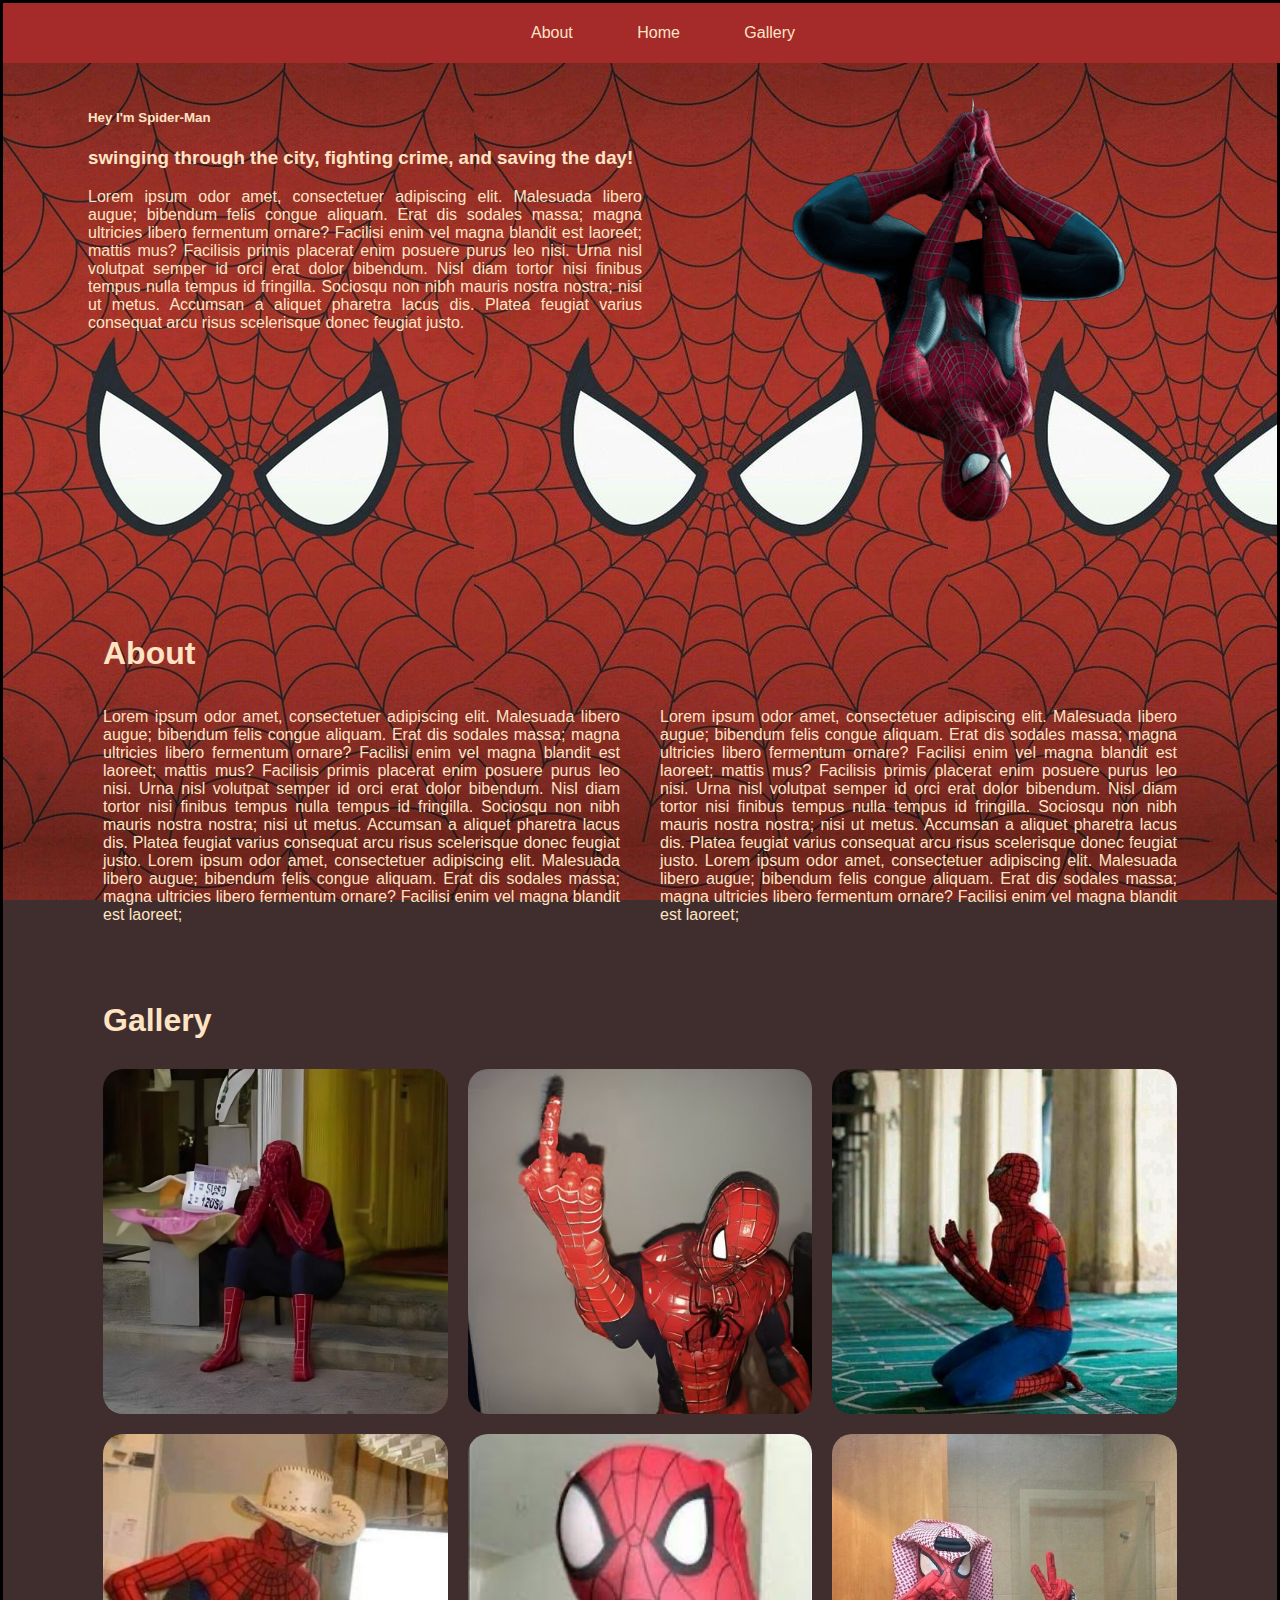
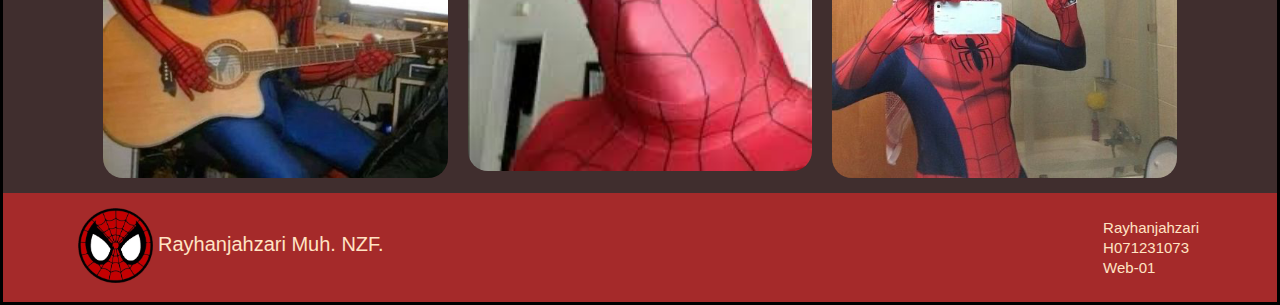
<file: WEB2/index.html>
<!DOCTYPE html>
<html>
  <head>
    <meta charset="UTF-8" />
    <title>praktikum 2</title>
    <link rel="stylesheet" href="style.css" />
  </head>
  <body background="../WEB2/bg.png">
    <nav class="navbar">
      <ul class="nav-item">
        <a href="#about">About</a>
        <a href="#">Home</a>
        <a href="#gallery">Gallery</a>
      </ul>
    </nav>

    <div class="header">
      <div class="left-header">
        <h5>Hey I'm Spider-Man</h5>
        <h3>swinging through the city, fighting crime, and saving the day!</h3>
        <p>
          Lorem ipsum odor amet, consectetuer adipiscing elit. Malesuada libero
          augue; bibendum felis congue aliquam. Erat dis sodales massa; magna
          ultricies libero fermentum ornare? Facilisi enim vel magna blandit est
          laoreet; mattis mus? Facilisis primis placerat enim posuere purus leo
          nisi. Urna nisl volutpat semper id orci erat dolor bibendum. Nisl diam
          tortor nisi finibus tempus nulla tempus id fringilla. Sociosqu non
          nibh mauris nostra nostra; nisi ut metus. Accumsan a aliquet pharetra
          lacus dis. Platea feugiat varius consequat arcu risus scelerisque
          donec feugiat justo.
        </p>
      </div>
      <div class="right-header">
        <img src="../WEB2/photo.png" />
      </div>
    </div>

    <h4 id="about">About</h4>
    <div class="about">
      <div class="about-content">
        <p>
          Lorem ipsum odor amet, consectetuer adipiscing elit. Malesuada libero
          augue; bibendum felis congue aliquam. Erat dis sodales massa; magna
          ultricies libero fermentum ornare? Facilisi enim vel magna blandit est
          laoreet; mattis mus? Facilisis primis placerat enim posuere purus leo
          nisi. Urna nisl volutpat semper id orci erat dolor bibendum. Nisl diam
          tortor nisi finibus tempus nulla tempus id fringilla. Sociosqu non
          nibh mauris nostra nostra; nisi ut metus. Accumsan a aliquet pharetra
          lacus dis. Platea feugiat varius consequat arcu risus scelerisque
          donec feugiat justo. Lorem ipsum odor amet, consectetuer adipiscing
          elit. Malesuada libero augue; bibendum felis congue aliquam. Erat dis
          sodales massa; magna ultricies libero fermentum ornare? Facilisi enim
          vel magna blandit est laoreet;
        </p>
      </div>
      <div class="about-content">
        <p>
          Lorem ipsum odor amet, consectetuer adipiscing elit. Malesuada libero
          augue; bibendum felis congue aliquam. Erat dis sodales massa; magna
          ultricies libero fermentum ornare? Facilisi enim vel magna blandit est
          laoreet; mattis mus? Facilisis primis placerat enim posuere purus leo
          nisi. Urna nisl volutpat semper id orci erat dolor bibendum. Nisl diam
          tortor nisi finibus tempus nulla tempus id fringilla. Sociosqu non
          nibh mauris nostra nostra; nisi ut metus. Accumsan a aliquet pharetra
          lacus dis. Platea feugiat varius consequat arcu risus scelerisque
          donec feugiat justo. Lorem ipsum odor amet, consectetuer adipiscing
          elit. Malesuada libero augue; bibendum felis congue aliquam. Erat dis
          sodales massa; magna ultricies libero fermentum ornare? Facilisi enim
          vel magna blandit est laoreet;
        </p>
      </div>
    </div>

    <h4 id="gallery">Gallery</h4>
    <div class="gallery">
      <div class="gallery-grid">
        <img class="image" src="../WEB2/img1.png" />
        <img class="image" src="../WEB2/img2.png" />
        <img class="image" src="../WEB2/img3.png" />
        <img class="image" src="../WEB2/img4.png" />
        <img class="image" src="../WEB2/img5.png" />
        <img class="image" src="../WEB2/img6.png" />
      </div>
    </div>

    <footer class="footer">
      <div class="footer-left">
        <div class="logo">
          <img src="../WEB2/logo.png" />
        </div>
        <div class="name">
          <p>Rayhanjahzari Muh. NZF.</p>
        </div>
      </div>
      <div class="footer-right">
        <ul>
          <p>Rayhanjahzari</p>
          <p>H071231073</p>
          <p>Web-01</p>
        </ul>
      </div>
    </footer>
  </body>
</html>
</file>
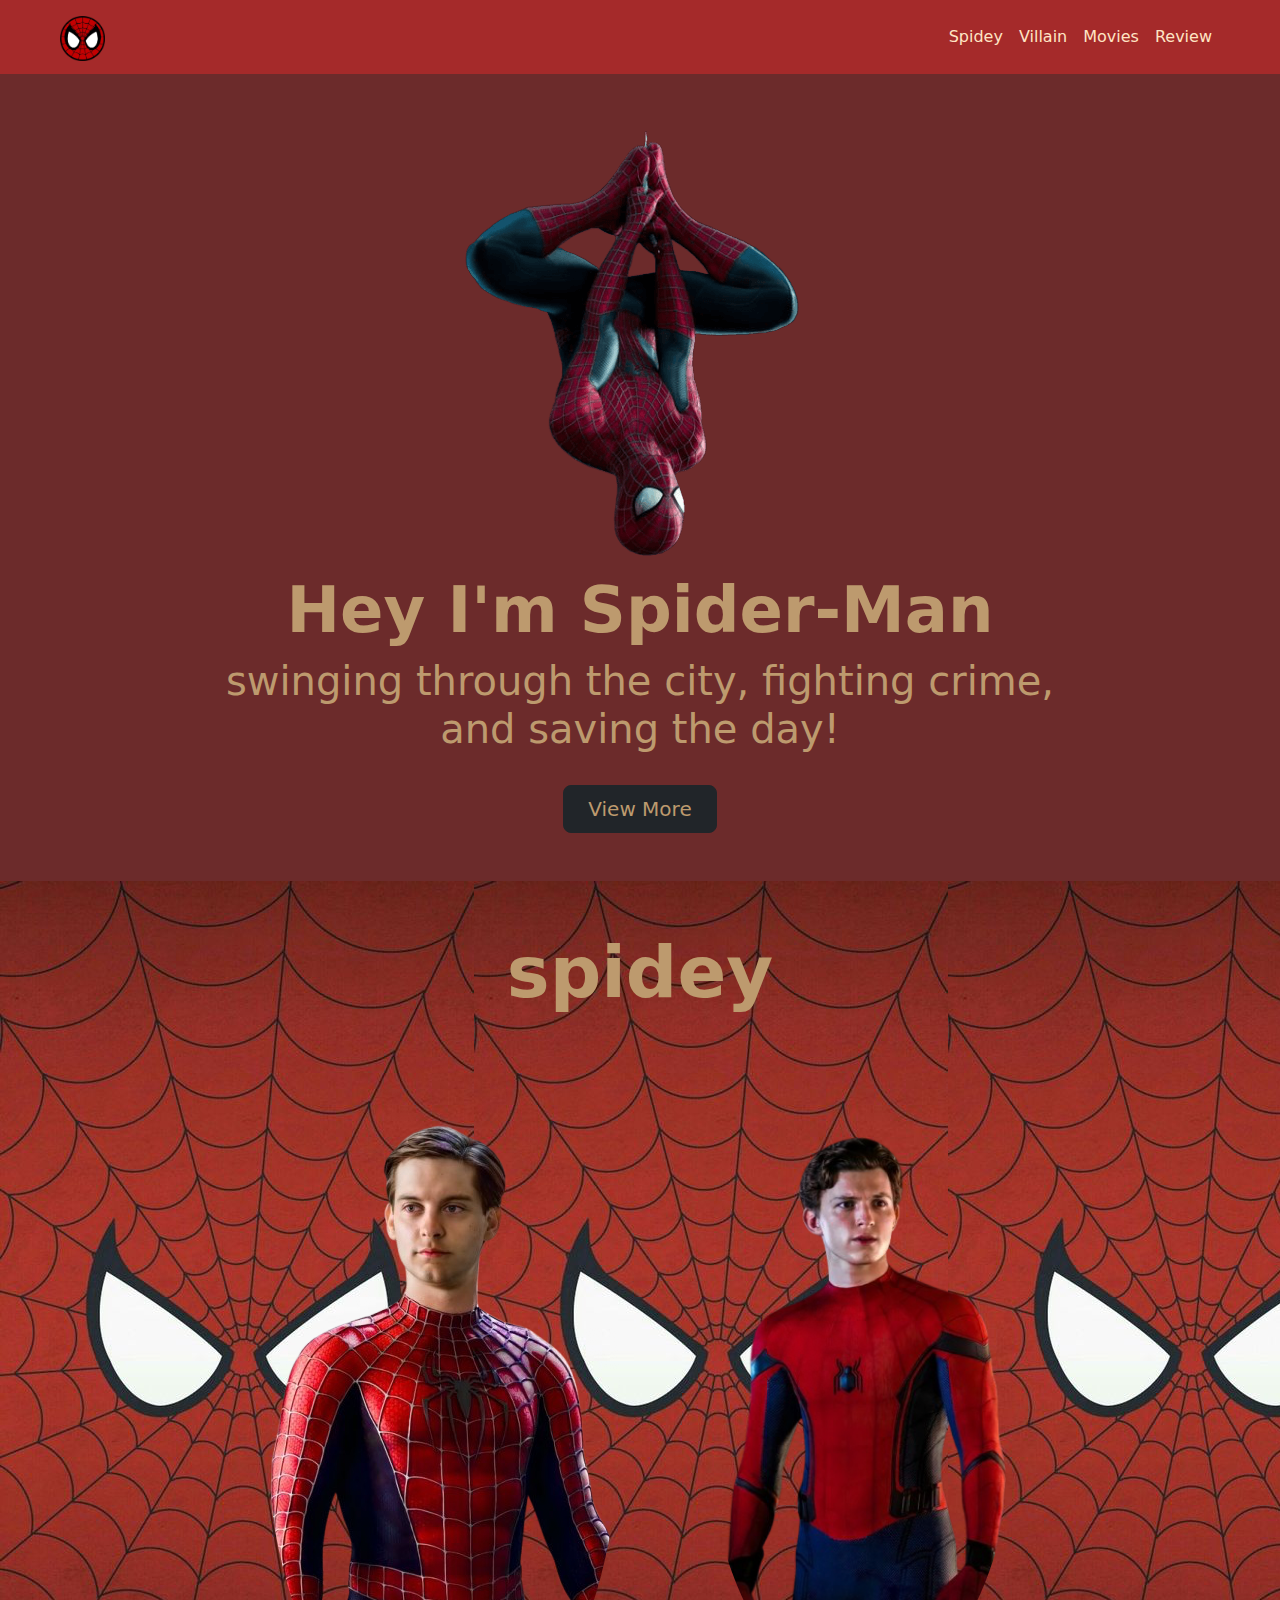
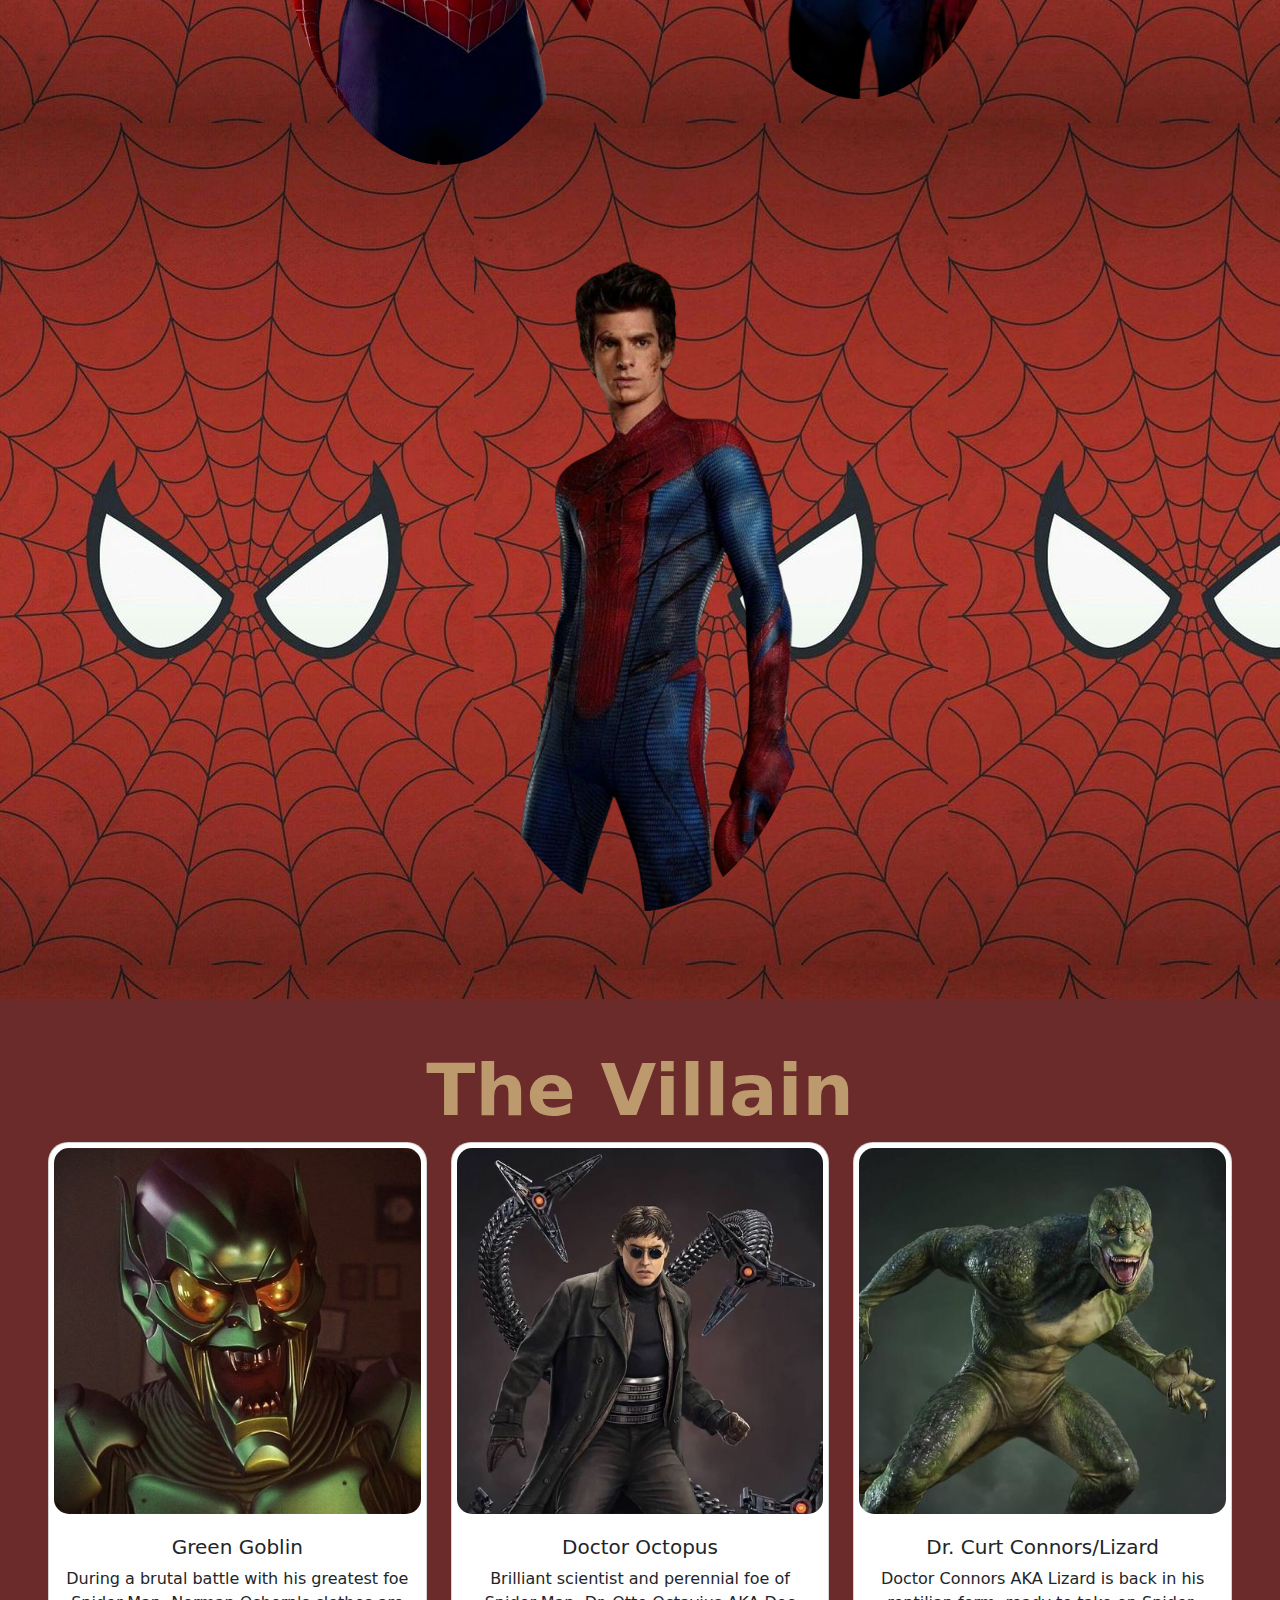
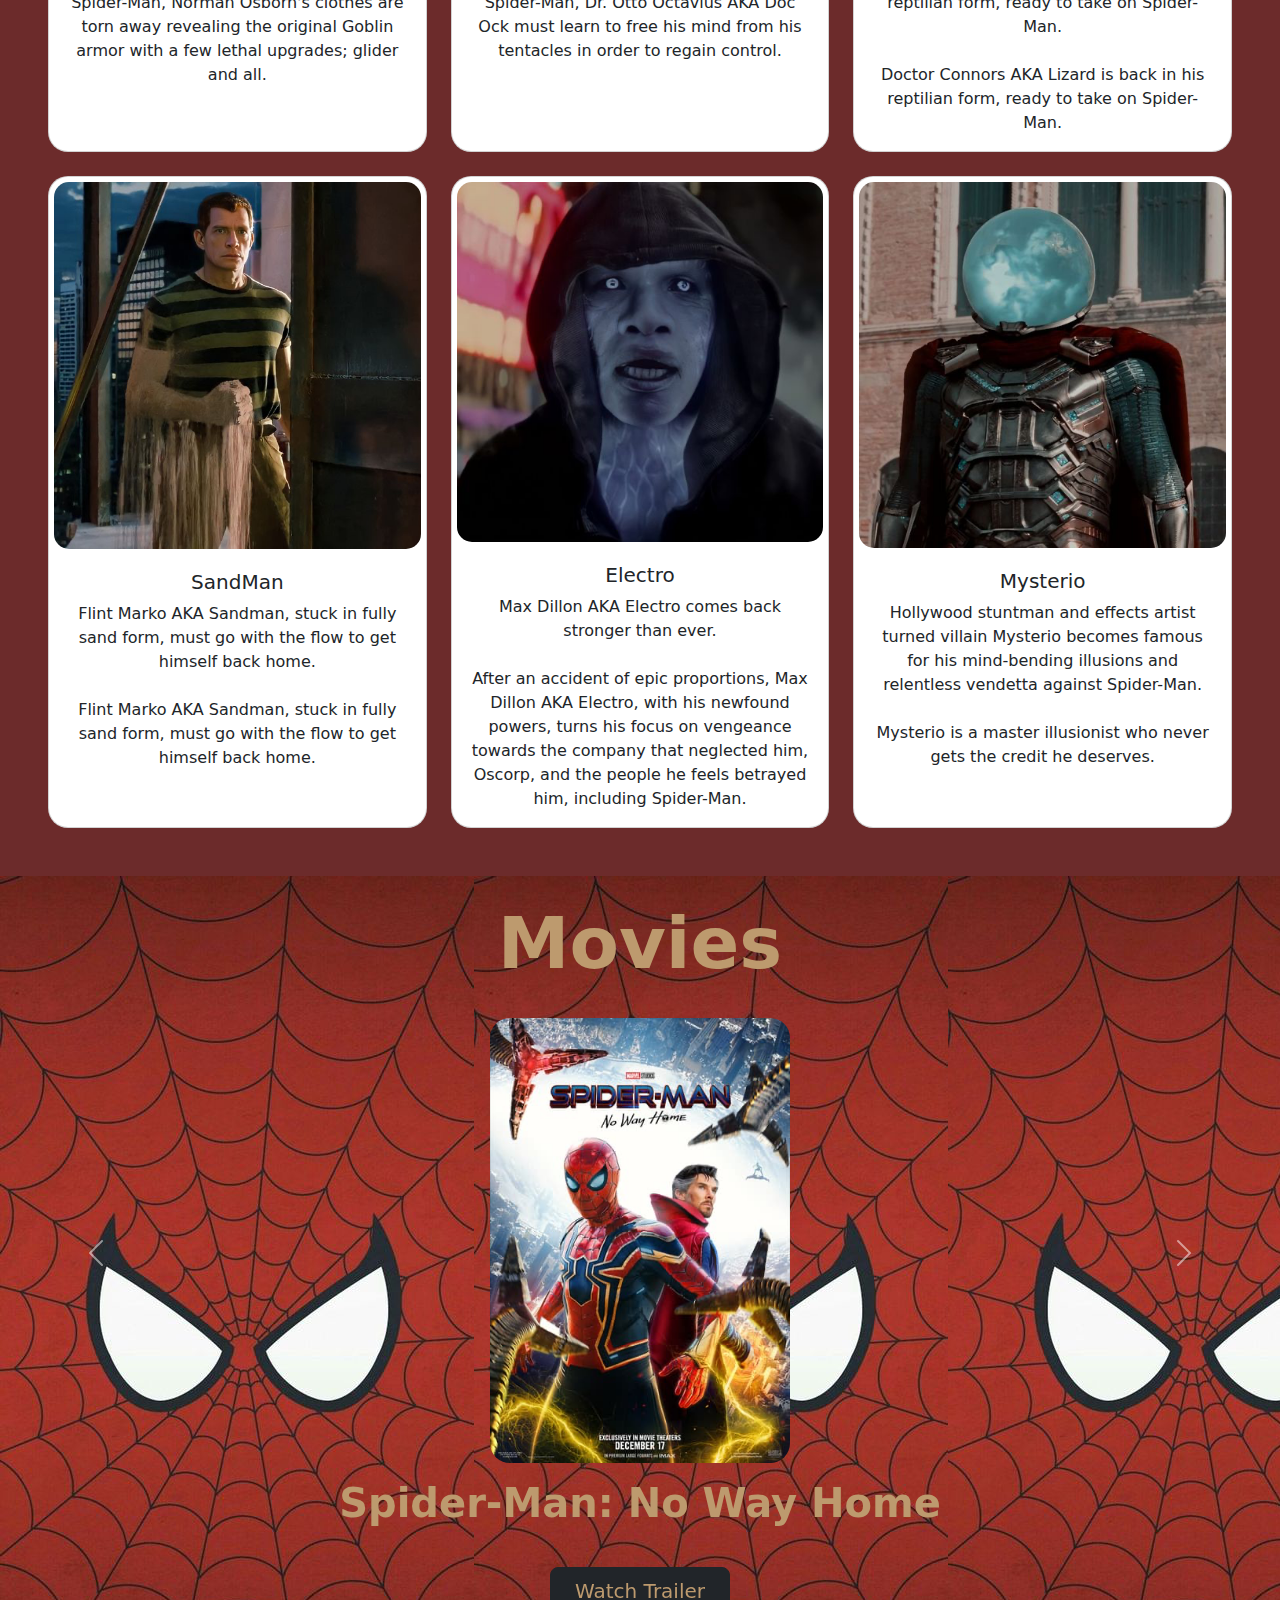
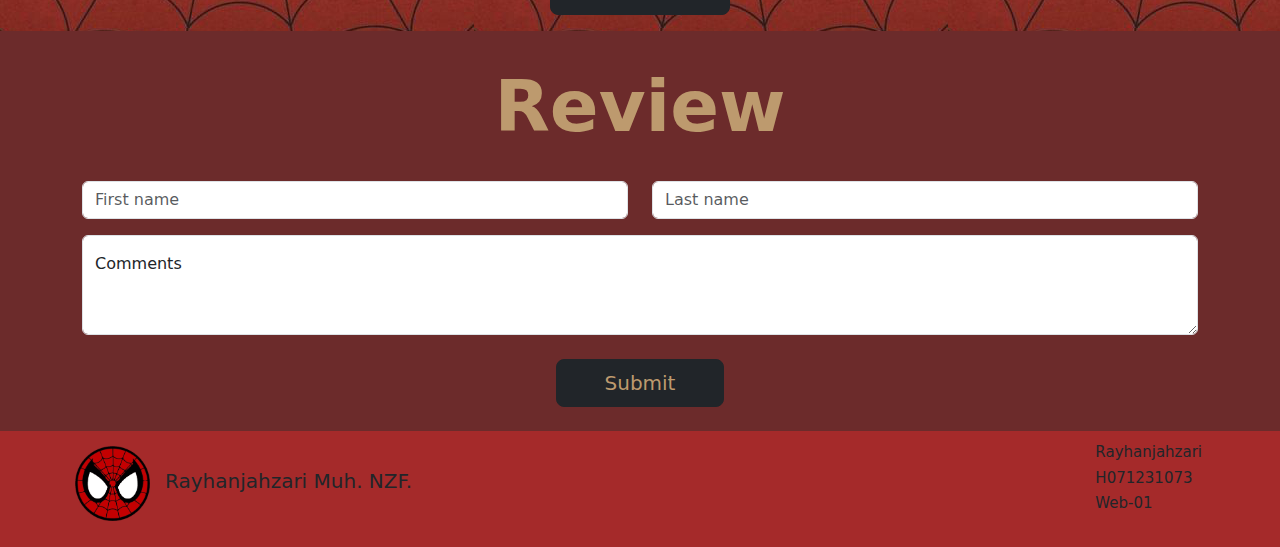
<file: WEB3/index.html>
<!DOCTYPE html>
<html>
  <head>
    <meta charset="UTF-8" />
    <title>rayy</title>
    <link
      href="https://cdn.jsdelivr.net/npm/bootstrap@5.3.3/dist/css/bootstrap.min.css"
      rel="stylesheet"
      integrity="sha384-QWTKZyjpPEjISv5WaRU9OFeRpok6YctnYmDr5pNlyT2bRjXh0JMhjY6hW+ALEwIH"
      crossorigin="anonymous"
    />
    <link rel="stylesheet" href="style.css" />
  </head>
  <body background="./bg.png">
    <!-- navbar -->
    <nav class="navbar navbar-expand-lg sticky-top">
      <div class="container-fluid ms-5">
        <a class="navbar-brand" href="#">
          <img
            src="./logo.png"
            alt="Logo"
            width="45"
            height="45"
            class="d-inline-block align-text-top"
          />
        </a>
        <button
          class="navbar-toggler"
          type="button"
          data-bs-toggle="collapse"
          data-bs-target="#navbarSupportedContent"
          aria-controls="navbarSupportedContent"
          aria-expanded="false"
          aria-label="Toggle navigation"
        >
          <span class="navbar-toggler-icon"></span>
        </button>
        <div class="collapse navbar-collapse" id="navbarSupportedContent">
          <ul class="navbar-nav ms-auto mb-2 mb-lg-0 px-5">
            <li class="nav-item">
              <a class="nav-link" href="#spidey">Spidey</a>
            </li>
            <li class="nav-item">
              <a class="nav-link" href="#villain">Villain</a>
            </li>
            <li class="nav-item">
              <a class="nav-link" href="#movie">Movies</a>
            </li>
            <li class="nav-item">
              <a class="nav-link" href="#review">Review </a>
            </li>
          </ul>
        </div>
      </div>
    </nav>

    <!-- hero -->
    <section id="hero" class="p-5 text-center">
      <div class="container-fluid">
        <div>
          <img src="./photo.png" />
          <div>
            <h1 class="fw-bold display-3">Hey I'm Spider-Man</h1>
            <h3 class="lead display-6 pb-4">
              swinging through the city, fighting crime,<br />and saving the
              day!
            </h3>
            <button class="btn btn-dark btn-lg px-4">
              <a href="#spidey">View More</a>
            </button>
          </div>
        </div>
      </div>
    </section>

    <!-- spidey-->
    <section id="spidey" class="p-5 text-center">
      <div class="container">
        <h1 class="fw-bold display-2">spidey</h1>
        <div class="row">
          <div class="col-md">
            <img src="./spidey1.png" />
            <img src="./spidey3.png" height="650px" />
            <img src="./spidey2.png" />
          </div>
        </div>
      </div>
    </section>

    <!-- villain -->
    <section id="villain" class="p-5 text-center">
      <h1 class="fw-bold display-2">The Villain</h1>
      <div id="villain-grid" class="row p-5row-cols-1 row-cols-md-3 g-4">
        <div class="col">
          <div class="card h-100">
            <img src="./villain1.png" class="card-img-top" />
            <div class="card-body">
              <h5 class="card-title">Green Goblin</h5>
              <p class="card-text">
                During a brutal battle with his greatest foe Spider-Man, Norman
                Osborn's clothes are torn away revealing the original Goblin
                armor with a few lethal upgrades; glider and all.
              </p>
            </div>
          </div>
        </div>
        <div class="col">
          <div class="card h-100">
            <img src="./villain2.png" class="card-img-top" alt="..." />
            <div class="card-body">
              <h5 class="card-title">Doctor Octopus</h5>
              <p class="card-text">
                Brilliant scientist and perennial foe of Spider-Man, Dr. Otto
                Octavius AKA Doc Ock must learn to free his mind from his
                tentacles in order to regain control.
              </p>
            </div>
          </div>
        </div>
        <div class="col">
          <div class="card h-100">
            <img src="./villain3.png" class="card-img-top" />
            <div class="card-body">
              <h5 class="card-title">Dr. Curt Connors/Lizard</h5>
              <p class="card-text">
                Doctor Connors AKA Lizard is back in his reptilian form, ready
                to take on Spider-Man. <br /><br />
                Doctor Connors AKA Lizard is back in his reptilian form, ready
                to take on Spider-Man.
              </p>
            </div>
          </div>
        </div>
        <div class="col">
          <div class="card h-100">
            <img src="./villain4.png" class="card-img-top" />
            <div class="card-body">
              <h5 class="card-title">SandMan</h5>
              <p class="card-text">
                Flint Marko AKA Sandman, stuck in fully sand form, must go with
                the flow to get himself back home.<br /><br />
                Flint Marko AKA Sandman, stuck in fully sand form, must go with
                the flow to get himself back home.
              </p>
            </div>
          </div>
        </div>
        <div class="col">
          <div class="card h-100">
            <img src="./villain5.png" class="card-img-top" />
            <div class="card-body">
              <h5 class="card-title">Electro</h5>
              <p class="card-text">
                Max Dillon AKA Electro comes back stronger than ever.<br /><br />
                After an accident of epic proportions, Max Dillon AKA Electro,
                with his newfound powers, turns his focus on vengeance towards
                the company that neglected him, Oscorp, and the people he feels
                betrayed him, including Spider-Man.
              </p>
            </div>
          </div>
        </div>
        <div class="col">
          <div class="card h-100">
            <img src="./villain6.png" class="card-img-top" />
            <div class="card-body">
              <h5 class="card-title">Mysterio</h5>
              <p class="card-text">
                Hollywood stuntman and effects artist turned villain Mysterio
                becomes famous for his mind-bending illusions and relentless
                vendetta against Spider-Man. <br /><br />
                Mysterio is a master illusionist who never gets the credit he
                deserves.
              </p>
            </div>
          </div>
        </div>
      </div>
    </section>

    <!-- movie -->
    <div id="movie">
      <div id="carouselExample" class="pb-3 carousel slide text-center">
        <h1 class="p-4 fw-bold display-2">Movies</h1>
        <div class="carousel-inner">
          <div class="carousel-item active">
            <img src="./movie1.png" width="300px" />
            <p class="fw-bold lead display-6 p-3 pb-4">
              Spider-Man: No Way Home
            </p>
            <button class="btn btn-dark btn-lg px-4">
              <a
                href="https://youtu.be/rt-2cxAiPJk?si=aoLrR8VFd8rMnRCP"
                target="_blank"
                >Watch Trailer</a
              >
            </button>
          </div>
          <div class="carousel-item">
            <img src="./movie2.png" width="300px" />
            <p class="fw-bold lead display-6 p-3 pb-4">
              Spider-Man: Far from Home
            </p>
            <button class="btn btn-dark btn-lg px-4">
              <a
                href="https://youtu.be/Nt9L1jCKGnE?si=lXLPhgNPHxNH7zGI"
                target="_blank"
                >Watch Trailer</a
              >
            </button>
          </div>
          <div class="carousel-item">
            <img src=".//movie3.png" width="300px" />
            <p class="fw-bold lead display-6 p-3 pb-4">Spider-Man: Homecoming</p>
            <button class="btn btn-dark btn-lg px-4">
              <a
                href="https://youtu.be/rk-dF1lIbIg?si=6_OaX6sX9oDnSyhr"
                target="_blank"
                >Watch Trailer</a
              >
            </button>
          </div>
        </div>
        <button
          class="carousel-control-prev"
          type="button"
          data-bs-target="#carouselExample"
          data-bs-slide="prev"
        >
          <span class="carousel-control-prev-icon" aria-hidden="true"></span>
          <span class="visually-hidden">Previous</span>
        </button>
        <button
          class="carousel-control-next"
          type="button"
          data-bs-target="#carouselExample"
          data-bs-slide="next"
        >
          <span class="carousel-control-next-icon" aria-hidden="true"></span>
          <span class="visually-hidden">Next</span>
        </button>
      </div>
    </div>

    <!-- review -->
    <section id="review" class="p-2 pb-4 text-center">
      <h1 class="p-4 fw-bold display-2">Review</h1>
      <div class="pb-4 container">
        <div class="pb-3 row">
          <div class="col">
            <input
              type="text"
              class="form-control"
              placeholder="First name"
              aria-label="First name"
            />
          </div>
          <div class="col">
            <input
              type="text"
              class="form-control"
              placeholder="Last name"
              aria-label="Last name"
            />
          </div>
        </div>
        <div class="form-floating">
          <textarea
            class="form-control"
            placeholder="Leave a comment here"
            id="floatingTextarea2"
            style="height: 100px"
          ></textarea>
          <label for="floatingTextarea2">Comments</label>
        </div>
      </div>
      <button class="btn btn-dark btn-lg px-5">
        <a class="submitBtn" href="index.html">Submit</a>
      </button>
    </section>

    <!-- footer -->
    <footer class="footer">
      <div class="footer-left">
        <div class="logo">
          <img src="./logo.png" />
        </div>
        <div class="name">
          <p>Rayhanjahzari Muh. NZF.</p>
        </div>
      </div>
      <div class="footer-right">
        <ul>
          <p>Rayhanjahzari</p>
          <p>H071231073</p>
          <p>Web-01</p>
        </ul>
      </div>
    </footer>

    <script src="https://cdn.jsdelivr.net/npm/bootstrap@5.3.3/dist/js/bootstrap.bundle.min.js"></script>
  </body>
</html>
</file>
<file: WEB2/style.css>
body{
    background-color: rgb(64, 46, 46);
    font-family: 'Gill Sans', 'Gill Sans MT', Calibri, 'Trebuchet MS',  sans-serif;-color: rgb(214, 191, 163);
    border: 3px solid;
    margin: 0px;

    /* background-size: cover;
    background-repeat: no-repeat;
    background-position: center center; */
    background-attachment: fixed;
}
html{
    scroll-behavior: smooth;
}

p, a, h1, h3, h4, h5{
    color: bisque;
}

.navbar{
    background-color: brown;
    display: flex;
    height: 60px;
    justify-content: space-evenly;
    align-items: center;
    position: fixed;
    width: 100%;
}

.nav-item a{
    text-decoration: none;
    margin: 30px;
}

.header{
display: flex;
justify-content: space-evenly;
margin: 35px;
}

p{
    text-align: justify;
}

.left-header{
    margin: 50px;
}

.right-header{
    margin: 50px;
}

h4{
    margin-bottom: 0px;
    margin-left: 100px;
    font-size: 32px;
}
.about{
    display: flex;
    margin-left: 80px;
    margin-right: 80px;
    margin-top: 0px;
    margin-bottom: 0px;
}

.about-content{
    margin: 20px;
}

.gallery {
    padding: 100px;
    padding-bottom: 15px;
    padding-top: 30px;
  }

.gallery-grid{
    display: grid;
    grid-template-columns: 1fr 1fr 1fr;
    grid-template-rows: 1fr 1fr;
    gap: 20px;;
}

.gallery-grid img{
    width: 100%;
    border-radius: 20px;
    object-fit: cover; 
    border: 2px bisque;
    transition: transform 0.5 ease;
}

.gallery-grid :hover img {
    transform: scale(1.05);
}

@media (max-width: 1000px) {
    .header {
        flex-direction: column-reverse;
        text-align: center;
    }

    .about {
        flex-direction: column;
        text-align: center;
    }

    .gallery-grid{
        grid-template-columns: 1fr 1fr;
        grid-template-rows: 1fr 1fr 1fr;
    }
}

@media (max-width: 750px) {
    .gallery-grid{
        grid-template-columns: 1fr;
    }

    footer{
        flex-direction: column;
    }

}

footer {
    display: flex;
    background-color: brown;
    justify-content: space-between;
}

.footer-left{
    justify-content: center;
    padding: 75px;
    padding-top: 0px;
    padding-bottom: 0px;
    display: flex;
}


.logo img {
    width: 75px;
}

.logo{
    padding-top: 15px;
    padding-bottom: 15px;
}

.name{
    font-size: 20px;
    padding: 20px;
    padding-left: 5px;
}

.footer-right p{
    font-size: 15px;
    margin: 3px;
}

.footer-right ul{
    padding-top: 7px;
    padding-bottom: 7px;
}

.footer-right{
    padding-right: 75px;
}
</file>
<file: WEB3/style.css>
nav {
    background-color: brown;
  }

  html {
    scroll-behavior: smooth;
  }

  .nav-item a {
    color: bisque;
  }
  #spidey {
    background: image-set(url(bg.png));
  }
  #movie {
    background: image-set(url(bg.png));
  }

  #spidey img{
    border-radius: 100%;
    padding: 40px;
  }

  #villain {
    background-color: rgb(108, 43, 43);
  }

  #review {
    background-color: rgb(108, 43, 43);
  }

  #hero {
    background-color: rgb(108, 43, 43);
  }

  #hero h1,
  h3 {
    color: rgb(189, 154, 110);
  }
  #movie p,a{
    color: rgb(189, 154, 110);
    text-decoration: none;
  }

  h1 {
    color: rgb(189, 154, 110);
  }

  #carouselExample img {
    border-radius: 20px;
  }

  #carouselExample img {
    transition: transform 0.25s;
  }

  #carouselExample img:hover {
    transform: scale(1.1);
  }

  .card {
    border-radius: 20px;
    transition: transform 0.25s;
    height: 700px;
  }

  .card img {
    border-radius: 20px;
    padding: 5px;
  }

  .card:hover {
    transform: scale(1.04);
  }

  .submitBtn {
    text-decoration: none;
  }

  footer {
  display: flex;
  background-color: brown;
  justify-content: space-between;
  }

  .footer-left{
      justify-content: center;
      padding: 75px;
      padding-top: 0px;
      padding-bottom: 0px;
      display: flex;
  }


  .logo img {
      width: 75px;
  }

  .logo{
    padding-top: 15px;
    padding-bottom: 15px;
  }

  .name{
      font-size: 20px;
      padding: 35px;
      padding-left: 15px;
  }

  .footer-right p{
      font-size: 15px;
      margin: 3px;
  }

  .footer-right ul{
      padding-top: 7px;
      padding-bottom: 7px;
  }

  .footer-right{
      padding-right: 75px;
  }

@media(max-width: 750px) {
  #villain-grid {
   flex-direction: column;
  }
}
</file>
